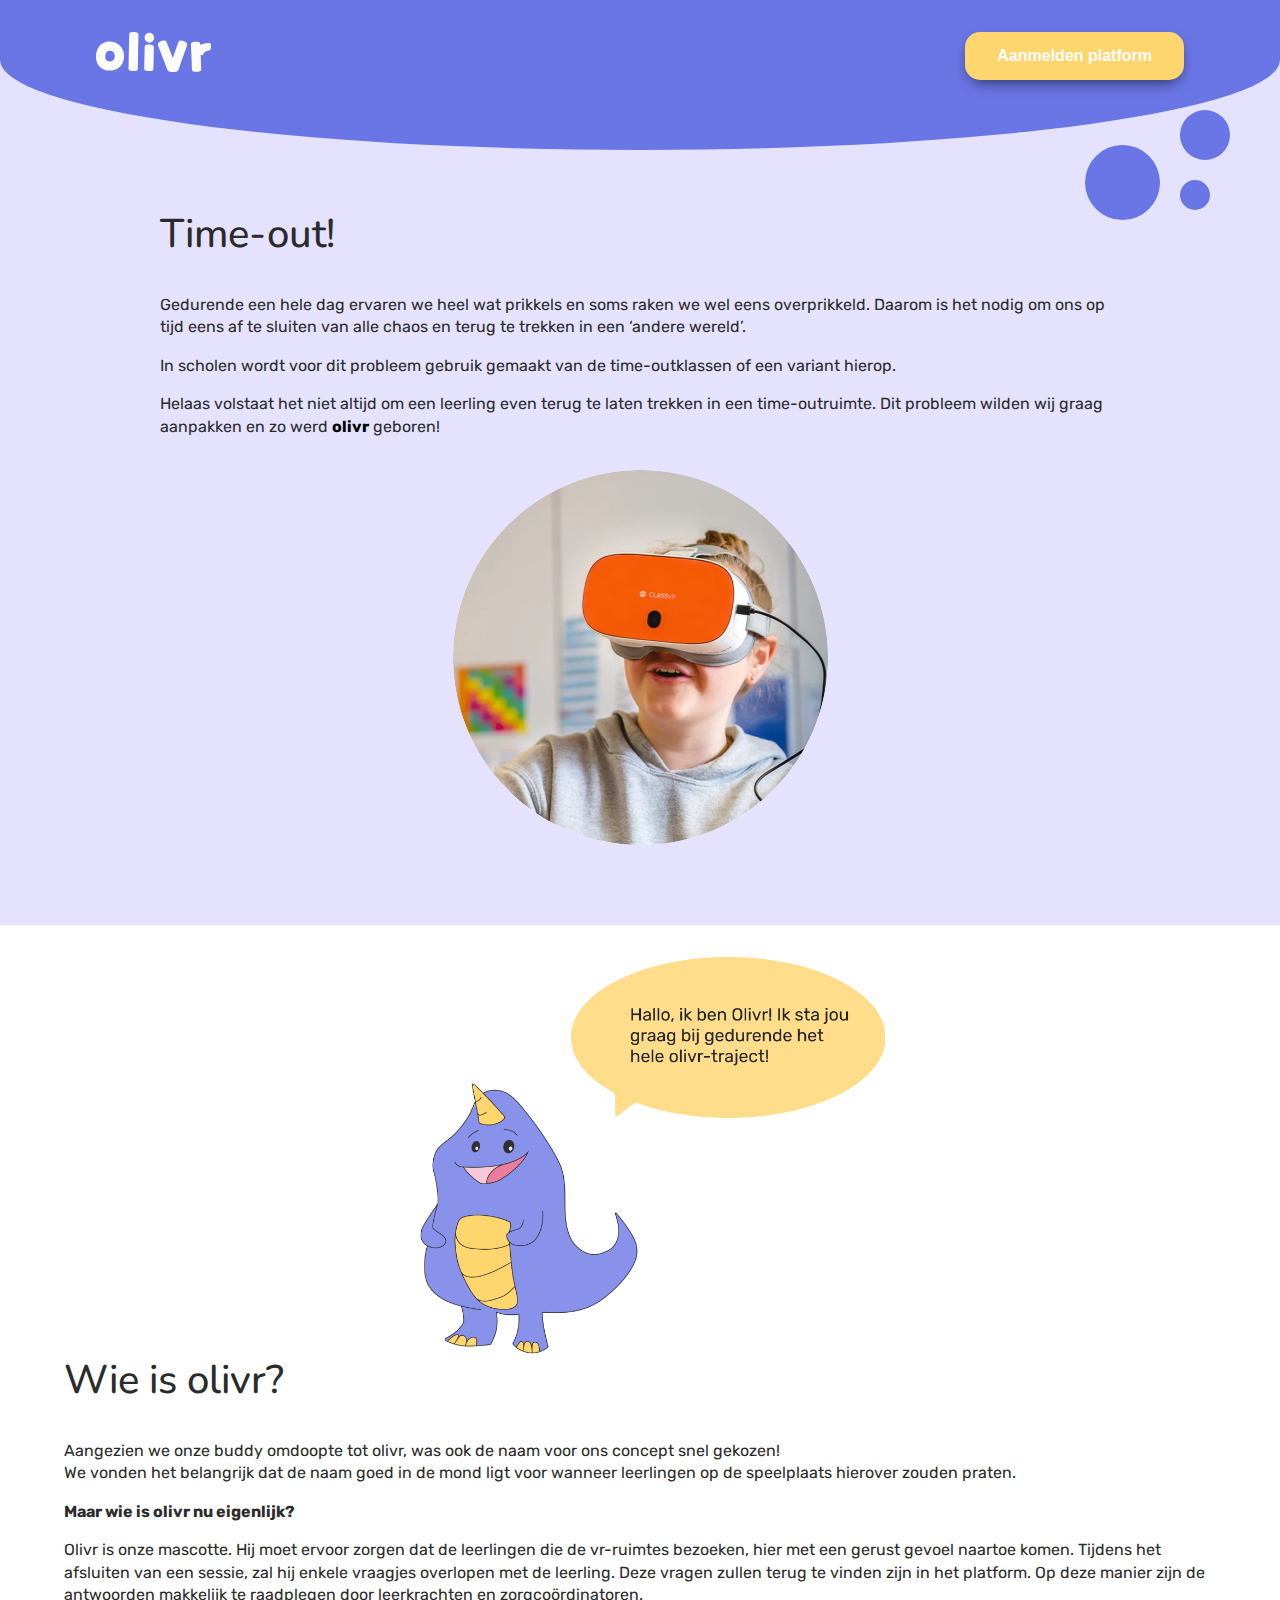
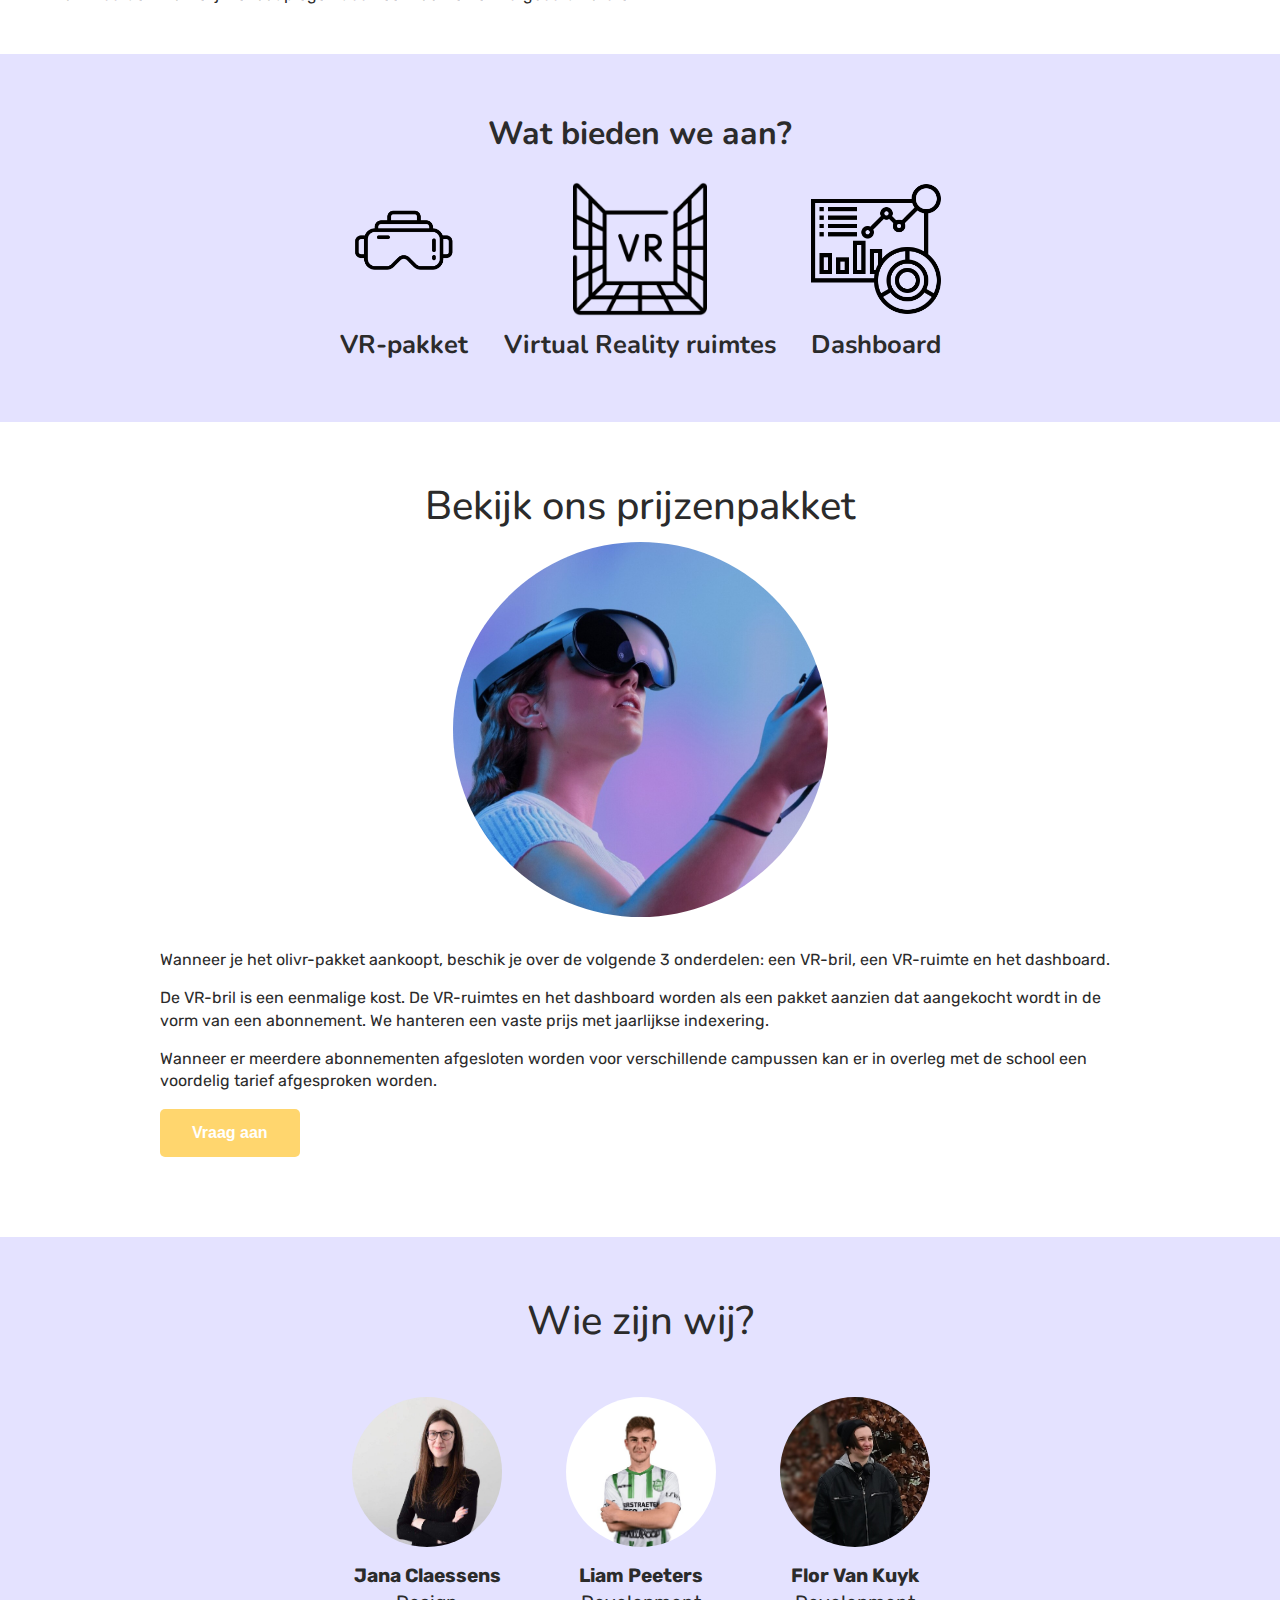
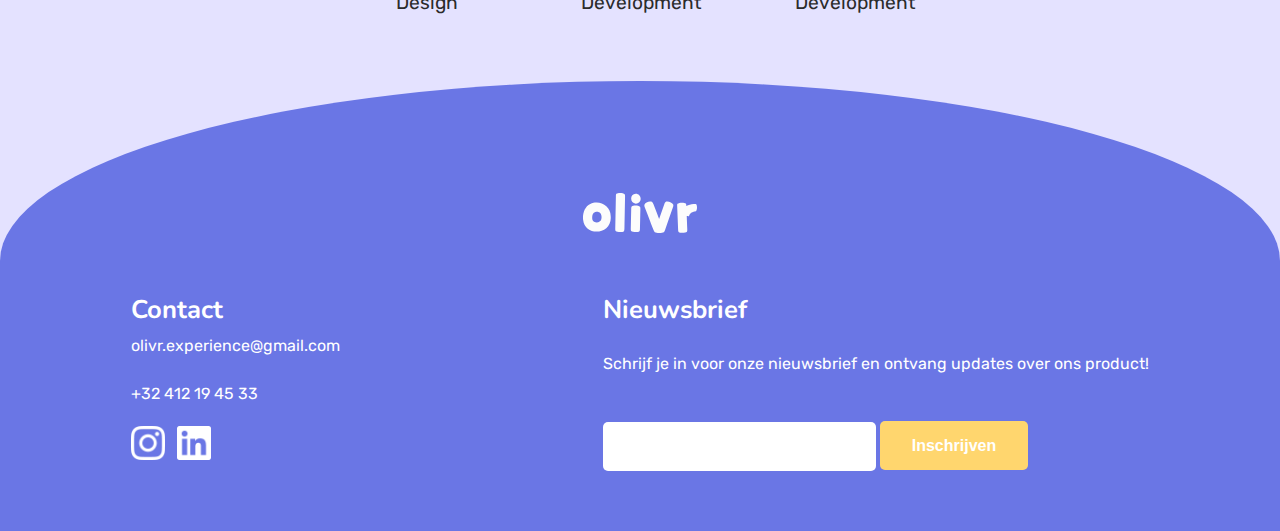
<file: index.html>
<!DOCTYPE html>
<html lang="en">
<head>
    <meta charset="UTF-8">
    <meta http-equiv="X-UA-Compatible" content="IE=edge">
    <meta name="viewport" content="width=device-width, initial-scale=1.0">
    <title>Olivr</title>
    <link rel="icon" href="images/Logo-Olivr-wit.svg">
    <link rel="stylesheet" href="styles/reset.css">
    <link rel="stylesheet" href="styles/style.css">
    <link rel="preconnect" href="https://fonts.googleapis.com">
    <link rel="preconnect" href="https://fonts.gstatic.com" crossorigin>
    <link href="https://fonts.googleapis.com/css2?family=Nunito:wght@600&family=Rubik:wght@300;400;500&display=swap" rel="stylesheet">

    <!-- Primary Meta Tags -->
    <title>Olivr</title>
    <meta name="title" content="Tot rust komen op eigen wijze">
    <meta name="description" content="Dagelijks ervaren we vele prikkels. Met al deze prikkels omgaan, is niet altijd voor iedereen even makkelijk.">

    <!-- Open Graph / Facebook -->
    <meta property="og:type" content="website">
    <meta property="og:url" content="https://olivr-experience.be">
    <meta property="og:title" content="Olivr">
    <meta property="og:description" content="Dagelijks ervaren we vele prikkels. Met al deze prikkels omgaan, is niet altijd voor iedereen even makkelijk.">
    <meta property="og:image" content="https://olivr-experience.be/images/teaser-image.jpg">

    <!-- Twitter -->
    <meta name="twitter:card" content="summary_large_image">
    <meta property="og:url" content="https://olivr-experience.be">
    <meta property="og:title" content="Olivr">
    <meta property="og:description" content="Dagelijks ervaren we vele prikkels. Met al deze prikkels omgaan, is niet altijd voor iedereen even makkelijk.">
    <meta property="og:image" content="https://olivr-experience.be/images/teaser-image.jpg">

    <!-- Google Tag Manager -->
    <script>
        (function(w,d,s,l,i){w[l]=w[l]||[];w[l].push({'gtm.start':
        new Date().getTime(),event:'gtm.js'});var f=d.getElementsByTagName(s)[0],
        j=d.createElement(s),dl=l!='dataLayer'?'&l='+l:'';j.async=true;j.src=
        'https://www.googletagmanager.com/gtm.js?id='+i+dl;f.parentNode.insertBefore(j,f);
        })(window,document,'script','dataLayer','GTM-NCGT3CB');
    </script>
    <!-- End Google Tag Manager -->
    
    <!-- Mailchimp nieuwsbrief -->
    <script id="mcjs">!function(c,h,i,m,p){m=c.createElement(h),p=c.getElementsByTagName(h)[0],m.async=1,m.src=i,p.parentNode.insertBefore(m,p)}(document,"script","https://chimpstatic.com/mcjs-connected/js/users/f352bfaebb23cbb1f3370b344/12da33e4068676b9512e9b57b.js");</script>
    
</head>
<body>
    <!-- Google Tag Manager (noscript) -->
    <noscript><iframe src="https://www.googletagmanager.com/ns.html?id=GTM-NCGT3CB"
    height="0" width="0" style="display:none;visibility:hidden"></iframe></noscript>
    <!-- End Google Tag Manager (noscript) -->
    
    <div class="nav">
        <nav class="nav__block">
            <a href=""><img class="logo" src="images/Logo-Olivr-wit.svg" alt=""></a>
            <a class="btn btn-platform" href="https://dashboard.olivr-experience.be">Aanmelden platform</a>
        </nav>
        <div class="nav__circle">
            <div class="circle circle--xl circle__one"></div>
            <div class="circle circle--s circle__two"></div>
            <div class="circle circle--xs circle__three"></div>
        </div>
</div>
    

    <main>
        <section class="section flex section--highlight section-image">
            <div class="right mobile-block">
                <h1 class="bottom">Time-out!</h1>
                <p>Gedurende een hele dag ervaren we heel wat prikkels en soms raken we wel eens overprikkeld. Daarom is het nodig om ons op tijd eens af te sluiten van alle chaos en terug te trekken in een ‘andere wereld’.</p>
                <p>In scholen wordt voor dit probleem gebruik gemaakt van de time-outklassen of een variant hierop. </p>
                <p>Helaas volstaat het niet altijd om een leerling even terug te laten trekken in een time-outruimte. Dit probleem wilden wij graag aanpakken en zo werd <span class="bold">olivr</span> geboren!</p>
            </div>
            <img class="image-round" src="images/vr-kind.jpg" alt="">
        </section>


        <section class="section-padding flex section-image">
            <div>
                <img class="image" src="images/olivr.png" alt="">
            </div>

            <div class="left mobile-block">
                <h1 class="bottom">Wie is olivr?</h1>
                <p>Aangezien we onze buddy omdoopte tot olivr, was ook de naam voor ons concept snel gekozen!  <br> We vonden het belangrijk dat de naam goed in de mond ligt voor wanneer leerlingen op de speelplaats hierover zouden praten. </p>

                <p class="bottom bold">Maar wie is olivr nu eigenlijk?</p>
                <p>Olivr is onze mascotte. Hij moet ervoor zorgen dat de leerlingen die de vr-ruimtes bezoeken, hier met een gerust gevoel naartoe komen.  Tijdens het afsluiten van een sessie, zal hij enkele vraagjes overlopen met de leerling. Deze vragen zullen terug te vinden zijn in het platform. Op deze manier zijn de antwoorden makkelijk te raadplegen door leerkrachten en zorgcoördinatoren. </p>

            </div>
        </section>


        <section class="section section--highlight">
            <h2 class="bottom center">Wat bieden we aan?</h2>
            <div class="pack-block">
                <div class="icons-box">
                    <img class="icon bottom" src="images/vr-glasses.png" alt="">
                    <h3>VR-pakket</h3>
                </div>

                <div class="icons-box">  
                    <img class="icon bottom" src="images/vr-wereld.png" alt="">
                    <h3>Virtual Reality ruimtes</h3>
                </div>

                <div class="icons-box">
                    <img class="icon bottom" src="images/dashboard.png" alt="">
                    <h3>Dashboard</h3>
                </div>
            </div>
        </section>


        <section class="section padding-right-small">
        <h1 class="center">Bekijk ons prijzenpakket</h1>
            <div class="block-flex">
                <img class="image-round" src="images/vr.jpg" alt="">
                <div class="flex-text left x--xs mobile-block">
                    <div>
                        <p>Wanneer je het olivr-pakket aankoopt, beschik je over de volgende 3 onderdelen: een VR-bril, een VR-ruimte en het dashboard. </p>
                        <p>De VR-bril is een eenmalige kost. De VR-ruimtes en het dashboard worden als een pakket aanzien dat aangekocht wordt in de vorm van een abonnement. We hanteren een vaste prijs met jaarlijkse indexering. </p>
                        <p>Wanneer er meerdere abonnementen afgesloten worden voor verschillende campussen kan er in overleg met de school een voordelig tarief afgesproken worden. </p>
                    </div>
                    <div class="flex-btn"><a class="btn" href="">Vraag aan</a></div>
                </div>
            </div>
        </section>


        <section class="section section--highlight">
            <h1 class="bottom center">Wie zijn wij?</h1>
            <div class="pack-block">
                <div class="icons-box">
                    <img class="profile-image" src="images/profile_jana.jpg" alt="">
                    <p class="bold font-l">Jana Claessens</p>
                    <p class="font-l">Design</p>
                </div>

                <div class="icons-box">  
                    <img class="profile-image" src="images/profile_liam.jpg" alt="">
                    <p class="bold font-l">Liam Peeters</p>
                    <p class="font-l">Development</p>
                </div>

                <div class="icons-box">
                    <img class="profile-image" src="images/profile_flor.jpg" alt="">
                    <p class="bold font-l ">Flor Van Kuyk</p>
                    <p class="font-l">Development</p>
                </div>
            </div>
        </section>

    </main>



    <footer>
        <div class="footer__block">
            <a class="flex-center" href=""><img class="logo" src="images/Logo-Olivr-wit.svg" alt=""></a>
            <div class="footer-container footer-box">
                <div class="flex-text ">
                    <h3 class="color__white ">Contact</h3>
                    <a class="color__white x--xs" href="#">olivr.experience@gmail.com</a>
                    <a class="color__white x--xs" href="#">+32 412 19 45 33</a>
                    <div>
                        <a href=""><img class="icon-small" src="images/instagram.png" alt=""></a>
                        <a href=""><img class="icon-small" src="images/linkedin.png" alt=""></a>
                            
                    </div>
                </div>

                <div class="flex-text footer-box">
                    <h3 class="color__white">Nieuwsbrief</h3>
                    <p class="color__white">Schrijf je in voor onze nieuwsbrief en ontvang updates over ons product!</p>
                    <div class="width-100">
                        <input class="input-field" type="text">
                        <a class="btn" href="">Inschrijven</a>
                    </div>
                </div>
            </div>
        </div>
    </footer>
</body>
</html>
</file>
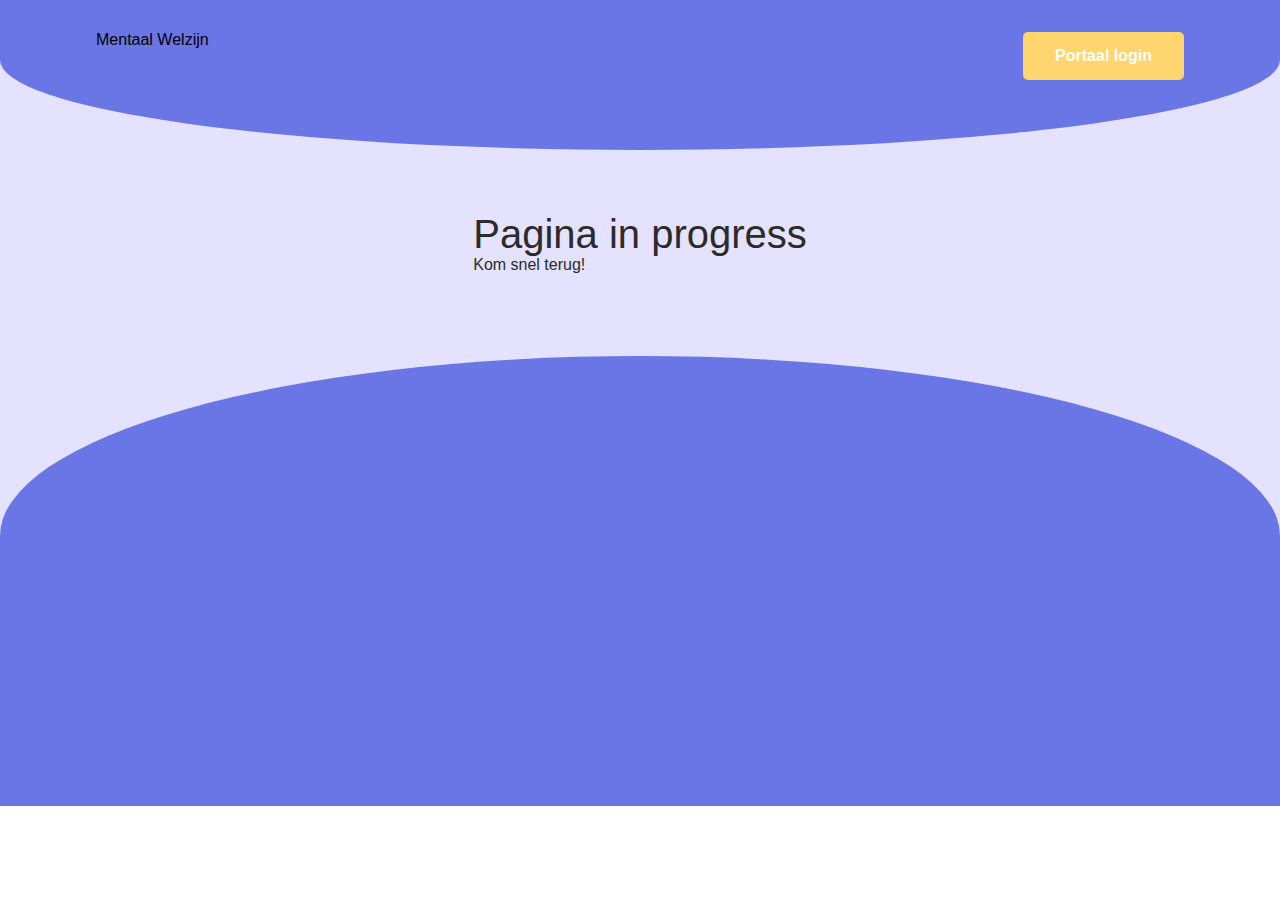
<file: portaal.html>
<!DOCTYPE html>
<html lang="en">
<head>
    <meta charset="UTF-8">
    <meta http-equiv="X-UA-Compatible" content="IE=edge">
    <meta name="viewport" content="width=device-width, initial-scale=1.0">
    <title>Landingspagina</title>
    <link rel="stylesheet" href="styles/reset.css">
    <link rel="stylesheet" href="styles/style.css">
</head>
<body>
    <div class="nav">
        <nav class="nav__block">
            <a href="">Mentaal Welzijn</a>
            <a class="btn" href="portaal.php">Portaal login</a>
        </nav>
        <div class="circle__nav">
            <div class="circle circle__xl circle__one"></div>
            <div class="circle circle__s circle__two"></div>
            <div class="circle circle__xs circle__three"></div>
        </div>
</div>
    

    <main>
        <section class="section section--highlight flex padding__x__xxl padding__y__xl">
            <div class="padding__right">
                <h1>Pagina in progress</h1>
                <p class="padding__x__xs">Kom snel terug!</p>
            </div>
            
        </section>


    </main>

    <footer>
        <div class="footer__block">

        </div>
    </footer>
</body>
</html>
</file>
<file: styles/style.css>
:root {
    --lightGreen: #E5FCF5;
    --green: #B3DEC1;
    --lightBlue: #CCEAF5;
    --darkBlue: #385580;
    --buttonBlue: #2334B6;
    --black: #2b2b2b;

    --primaryBlue: #6A76E5;
    --secondaryBlue: #CAC5FF;
    --primaryGreen: #80D898;
    --secondaryGreen: #D7F6B8;
    --primaryYellow: #FFD66E;
    --secondaryYellow: #FFFCD9;

    --white: #ffffff;
    --offWhite: #F6F6F6;
    --offBlack: #303030;
    --lightGray: #dfe2e7;
    --darkGray: #838383;

    --body: #E4E2FF;
    --navigationEffect: #7F89E7;
}

body {
    font-family: 'Rubik', sans-serif;
}

main {

    background-color: var(--white);
    color: var(--black);
    
}

/* ------------------------- HEADERS & TEXT ------------------------- */

h1 {
    font-family: 'Nunito', sans-serif;
    font-size: 2.5em;
    font-weight: 500;
    color: var(--black);
}

h2 {
    font-family: 'Nunito', sans-serif;
    font-size: 2em;
    font-weight: 700;
    color: var(--black);
}

h3 {
    font-family: 'Nunito', sans-serif;
    font-size: 1.6em;
    font-weight: bold;
    color: var(--black);
}

h4 {
    font-family: 'Nunito', sans-serif;
    font-size: 1.2em;
    font-weight: bold;
    color: var(--black);
}

p {
    padding-bottom: 1em;
    color: var(--black);
    line-height: 1.4;
}

.bold {
    font-weight: 700;
}

.font-l {
    font-size: 1.2em;
    padding-bottom: 0;
}

.width-40 {
    width: 40%;
}
.width-50 {
    width: 50%;
}

.width-60 {
    width: 60%;
}

.width-100 {
    width: 100%;
}

/* ------------------------- SECTIONS ------------------------- */

.section {
    padding: 4em 12em;
}

.section-padding {
    padding: 2em 4em;
}

.section--highlight {
    background-color: var(--body);
}

.flex {
    display: flex;
}

.section-image {
    display: flex;
    align-items: center;
}

/* ------------------------- BLOCKS ------------------------- */

.block-flex {
    display: flex;
    justify-content: space-around;
}

.pack-block {
    display: flex;
    justify-content: space-around;
    margin: 0 10em;
}


.flex-text {
    display: flex;
    flex-direction: column;
    justify-content: space-around;
    align-items: flex-start;
    
}

.flex-center {
    display: flex;
    justify-content: center;
}

.icons-box {
    display: flex;
    flex-direction: column;
    align-items: center;
}

/* ------------------------- NAV ------------------------- */

.nav {
    background-color: var(--body);
    
}

.nav__block {
    background-color: var(--primaryBlue);
    border-bottom-left-radius:50% 60%;
    border-bottom-right-radius:50% 60%;
    height: 150px;
    display: flex;
    justify-content: space-between;
    align-items: flex-start;
    padding: 2em 6em;
}

.nav__circle {
    position: absolute;
    right: 0;
}


/* ------------------------- IMAGES & ICONS ------------------------- */

.image-round {
    width: 375px;
    height: 375px;
    object-fit: cover;
    align-items: center;
    border-radius: 50%;
    margin: 1em 0;
}

.image {
    height: 400px;
    object-fit: cover;
    align-items: center;
}

.icon {
    height: 150px;
}


.icon-small {
    height: 50px;
    padding: 0.5em 0.5em 0.5em 0;
}

.logo {
    height: 40px;
}

.profile-image {
    width: 150px;
    height: 150px;
    object-fit: cover;
    align-items: center;
    border-radius: 50%;
    margin: 1em 2em;
}


/* ------------------------- BUTTONS ------------------------- */

.btn {
    font-family: 'Quicksand', sans-serif;
    padding: 1em 2em;
    background-color: var(--primaryYellow);
    color: var(--white);
    font-weight: bold;
    border-radius: 5px;
}

.btn-platform {
    box-shadow: 0px 6px 15px -5px rgba(0,0,0,0.66);
    border-radius: 15px;
}




/* ------------------------- SHAPES ------------------------- */

.circle {
    background: var(--primaryBlue);
    border-radius: 50%
  }

.circle--xl {
    width: 75px;
    height: 75px;
}

.circle--s {
    width: 50px;
    height: 50px;
}

.circle--xs {
    width: 30px;
    height: 30px;
}

.circle__one {
    position: absolute;
    top: -5px;
    right: 120px;
}

.circle__two {
    position: absolute;
    top: -40px;
    right: 50px;
}

.circle__three{
    position: absolute;
    top: 30px;
    right: 70px;
}

/* ------------------------- FOOTER ------------------------- */

.footer__block {
    background-color: var(--primaryBlue);
    border-top-left-radius:50% 40%;
    border-top-right-radius:50% 40%;
    height: 450px;
    padding-top: 7em;
    
}

footer {
    background-color: var(--body);
}



.footer-container {
    display: flex;
    justify-content: space-around;
    padding-top: 4em;
}

.input-field {
    font-family: 'Quicksand', sans-serif;
    padding: 1.3em 1em;
    background-color: var(--white);
    font-weight: bold;
    border-radius: 5px;
    border: none;
    width: 50%;
}

/* ------------------------- PADDING & MARGINS ------------------------- */

.x {
    padding-top: 2em;
    padding-bottom: 2em;
}

.x--xs {
    padding-top: 1em;
    padding-bottom: 1em;
}

.x--xl {
    padding-top: 4em;
    padding-bottom: 4em;
}

.x--xxl {
    padding-top: 6em;
    padding-bottom: 6em;
}

.y {
    padding-left: 10em;
    padding-right: 10em;
}

.y--xl {
    padding-left: 18em;
    padding-right: 18em;
}

.top {
    padding-top: 2em;
}

.top--s {
    padding-top: 1em;
}

.top--xl {
    padding-top: 4em;
}

.left {
    padding-left: 7em;
}

.right {
    padding-right: 11em;
}

.bottom {
    padding-bottom: 1em;
}

.padding-right-small {
    padding-right: 4em;
}

/* ------------------------- PROPERTIES ------------------------- */

.center {
    text-align: center;
}

.hidden {
    visibility: hidden;
}

.color__white {
    color: var(--white);
}


@media (max-width: 1300px){
    .flex {
        display: flex;
        flex-direction: column;
        align-items: center;
    }


    .section {
        padding: 4em 10em;
    }

    .flex-text {
        display: flex;
        flex-direction: column;
        justify-content: space-between;
    }

    .flex-btn {
        display: flex;
        flex-direction: column;
        align-items: center;
    }

    .profile-block {
        padding-bottom: 2em;
    }

    .block-flex {
        display: flex;
        align-items: center;
        flex-direction: column;
        margin: 0 0em;
    }

    .mobile-block {
        padding-left: 0;
        padding-right: 0;
        width: 100%;
    }

    
}

@media (max-width: 1150px){
    .section {
        padding: 4em 7em;
    }

    .profile-section {
        display: flex;
        align-items: center;
        margin: 0 0em;
        flex-wrap: wrap;
    }

    .block-flex {
        display: flex;
        align-items: center;
        flex-direction: column;
        margin: 0 0em;
    }

    .pack-block {
        display: flex;
        align-items: center;
        margin: 0 0em;
        flex-wrap: wrap;
    }

}

@media (max-width: 800px){


    .footer-container {
        display: flex;
        flex-direction: column;
        align-items: center;
        padding-top: 4em;
    }

    .footer-box {
        padding: 2em;
    }

    .footer__block {
        border-top-left-radius:50% 20%;
        border-top-right-radius:50% 20%;
        height: 550px;

    }

    .image-round {
        width: 300px;
        height: 300px;
    }

    .image {
        height: 300px;
    }
}

@media (max-width: 615px){
    .section {
        padding: 4em 5em;
    }

    .nav__block {
        flex-direction: column;
        height: 200px;
        align-items: center;
    }

}

@media (max-width: 500px){
    .nav__circle {
        display: none;
    }
}


@media (max-width: 400px){
    .section {
        padding: 4em 3em;
    }

    .btn {
        padding: 0.25em 0.5em;
        font-size: 0.9em;
    }

    .btn-platform {
        padding: 1em 1em;
    }

}
</file>
